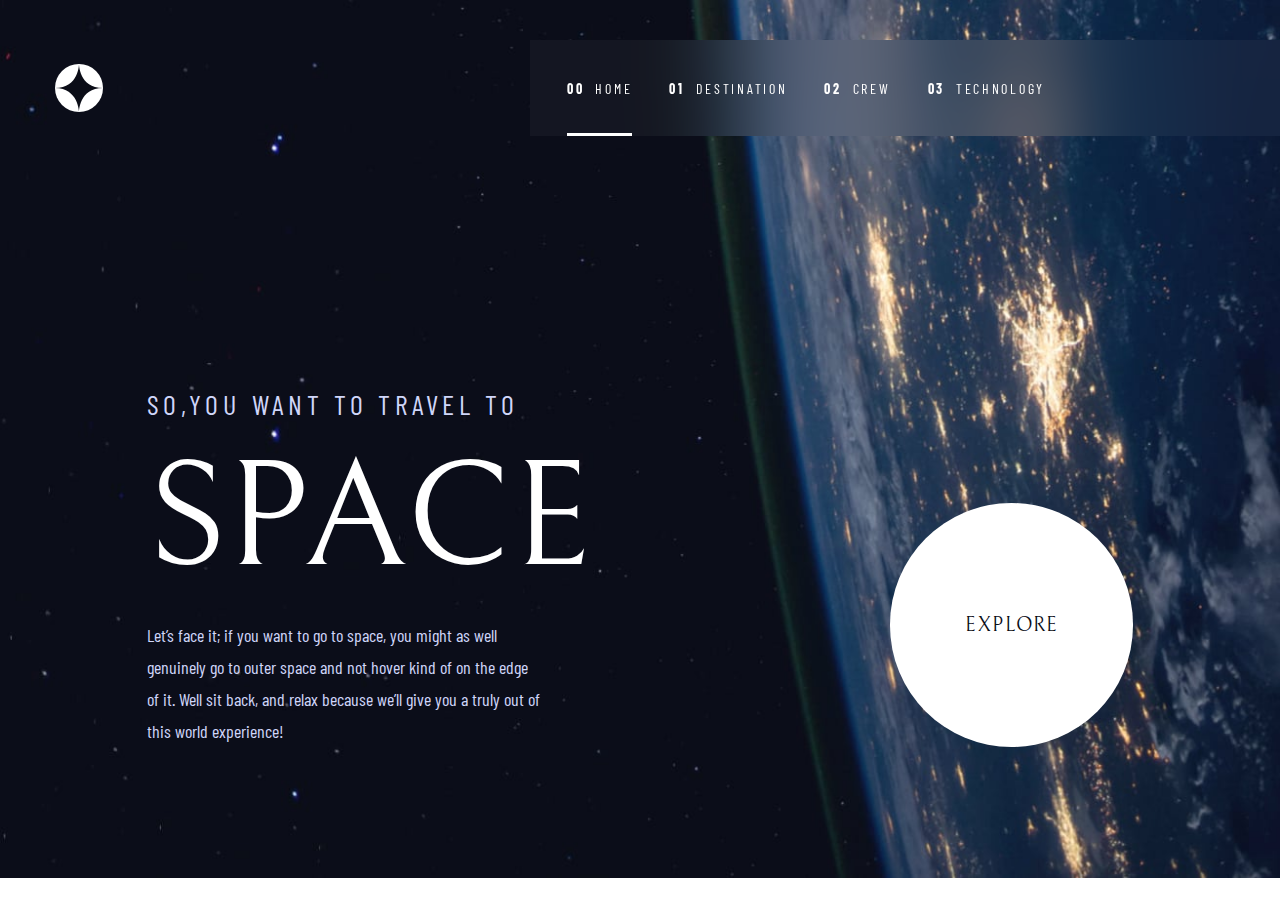
<file: index.html>
<!DOCTYPE html>
<html lang="en">
<head>
  <meta charset="UTF-8">
  <meta name="viewport" content="width=device-width, initial-scale=1.0">
  <link rel="icon" type="image/png" sizes="32x32" href="./assets/favicon-32x32.png">
  <link rel="stylesheet" href="style/home.css">
  <link rel="stylesheet" href="style/nav.css">
  <title>Frontend Mentor | Space tourism website</title>
</head>
<body>
  <header>
    <nav>
      <div class="logo">
        <a href=""><img src="images/logo.svg" alt="logo"></a>
      </div> 
      
      <a href="" class="hamburger"><img src="images/hamburger.svg" alt="menu"></a>
      <div class="menu d-md-none">
        <hr>
        <a href="" class="close"><img src="images/close.svg" alt="close"></a>
      <ul>
        <li class="active"><a href="index.html"><span>00</span>Home</a></li>
        <li><a href="destination.html"><span>01</span>Destination</a></li>
        <li><a href="crew.html"><span>02</span>Crew</a></li>
        <li><a href="technology.html"><span>03</span>Technology</a></li>
      </ul>
      </div>
    </nav>
  </header>
  <main>
    <div class="hero">
      <div class="heroText">
        <h5 class="heading5">So,you want to travel to</h5>
        <h1 class="heading2">Space</h1>
        <p>
          Let’s face it; if you want to go to space, you might as well genuinely go to outer space and not hover kind of on the edge of it. Well sit back, and relax because we’ll give you a truly out of this world experience!
        </p>
      </div>
      <button id="btnExplore">Explore</button>      
    </div>
  </main>
</body>
<script src="scripts/nav.js"></script>
<script>
  const btnExplore=document.getElementById('btnExplore');
  btnExplore.addEventListener('click',()=>{
      window.location.href = "destination.html";
  });
</script>
</html>
</file>
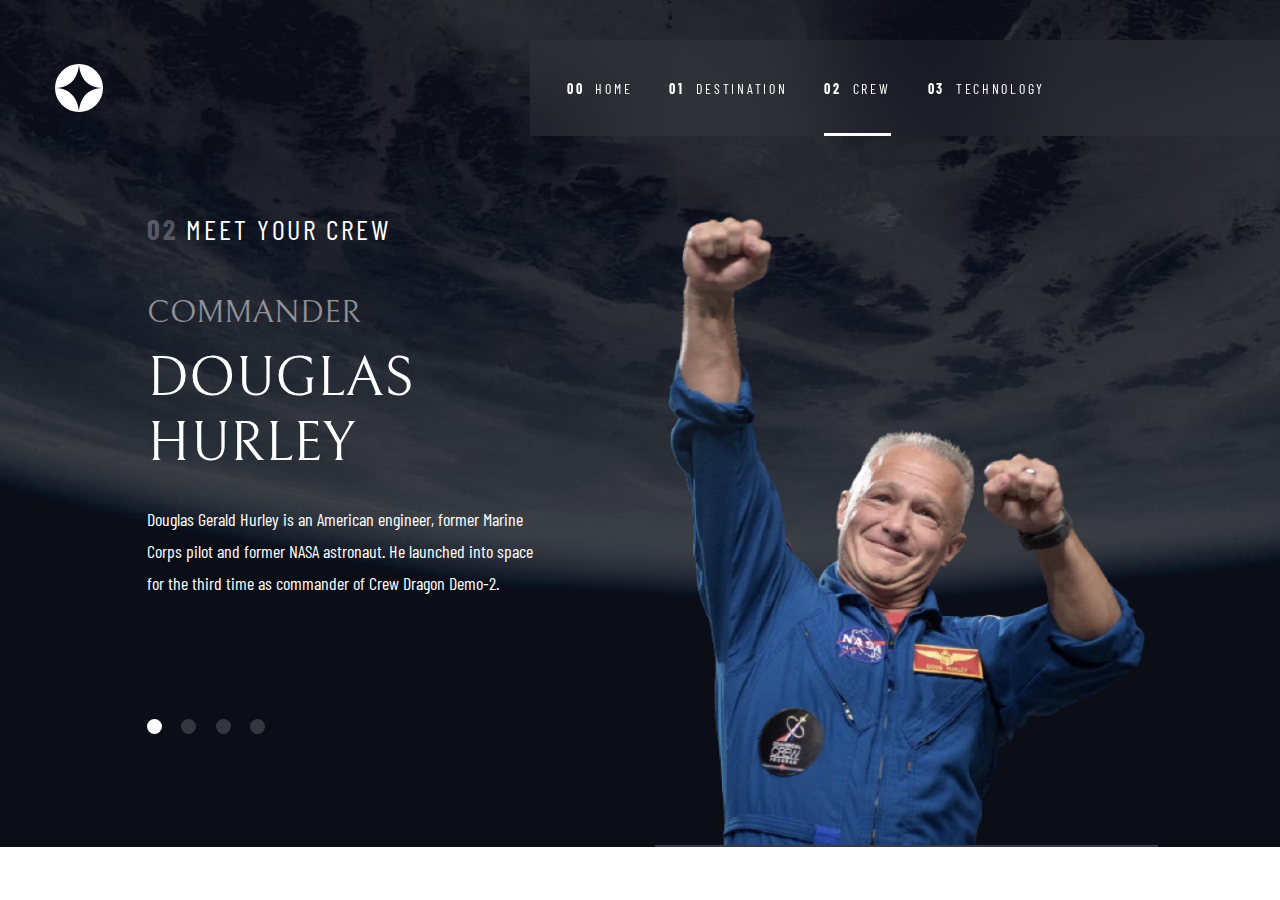
<file: crew.html>
<!DOCTYPE html>
<html lang="en">
<head>
  <meta charset="UTF-8">
  <meta name="viewport" content="width=device-width, initial-scale=1.0">

  <link rel="icon" type="image/png" sizes="32x32" href="./assets/favicon-32x32.png">
  
  <title>Frontend Mentor | Space tourism website</title>
  <link rel="stylesheet" href="./style/base.css">
  <link rel="stylesheet" href="./style/nav.css">
  <link rel="stylesheet" href="./style/crew.css">
</head>
<body>
  <header>
    <nav>
      <div class="logo">
        <a href=""><img src="images/logo.svg" alt="logo"></a>
      </div> 
      
      <a href="" class="hamburger"><img src="images/hamburger.svg" alt="menu"></a>
      <div class="menu d-md-none">
        <hr>
        <a href="" class="close"><img src="images/close.svg" alt="close"></a>
        <ul>
          <li><a href="index.html"><span>00</span>Home</a></li>
          <li><a href="destination.html"><span>01</span>Destination</a></li>
          <li class="active"><a href="crew.html"><span>02</span>Crew</a></li>
          <li><a href="technology.html"><span>03</span>Technology</a></li>
        </ul>
      </div>
    </nav>
  </header>
  <main>
    <h5 class=""><span>02</span> Meet your crew</h5>
    <div class="mainDiv">
      <div class="imgDiv">
        <img src="assets/crew/image-douglas-hurley.webp" alt="">
      </div>
      <div class="textDiv">
        <div class="swipeDots">
          <div class="dot active"></div>
          <div class="dot"></div>
          <div class="dot"></div>
          <div class="dot"></div>
        </div>
        <div class="descr">
          <h4>Commander</h4>
          <h3>Douglas Hurley</h3>
          <p>  Douglas Gerald Hurley is an American engineer, former Marine Corps pilot 
            and former NASA astronaut. He launched into space for the third time as 
            commander of Crew Dragon Demo-2.
          </p>
        </div>
      </div>
    </div>
  </main>
</body>
<script src="scripts/nav.js"></script>
<script>
  const dots = document.querySelectorAll('.dot');
  const descr = document.querySelector('.descr');
  const img = document.querySelector('.imgDiv img');
  const swipeDots = document.querySelector('.swipeDots');
  const dotArr = Array.from(dots);
   
   class CrewMember{
    constructor(title,name,descr,img){
      this.title=title,
      this.name=name,
      this.descr=descr,
      this.img=img
    }
   }
   
   const commander=new CrewMember('Commander','Douglas Hurley','Douglas Gerald Hurley is an American engineer, former Marine Corps pilot and former NASA astronaut. He launched into space for the third time as commander of Crew Dragon Demo-2.','assets/crew/image-douglas-hurley.webp');
   const specialist=new CrewMember('Pilot','Mark Shuttleworth','Mark Richard Shuttleworth is the founder and CEO of Canonical, the company behind the Linux-based Ubuntu operating system. Shuttleworth became the first South African to travel to space as a space tourist.','assets/crew/image-mark-shuttleworth.webp');
   const pilot=new CrewMember('Mission Specialist','Victor Glover','Pilot on the first operational flight of the SpaceX Crew Dragon to the International Space Station. Glover is a commander in the U.S. Navy where he pilots an F/A-18.He was a crew member of Expedition 64, and served as a station systems flight engineer.','assets/crew/image-victor-glover.webp');
   const engineer=new CrewMember('Flight Engineer','Anousheh Ansari','Anousheh Ansari is an Iranian American engineer and co-founder of Prodea Systems. Ansari was the fourth self-funded space tourist, the first self-funded woman to fly to the ISS, and the first Iranian in space.','assets/crew/image-anousheh-ansari.webp');

   const crew=[commander,specialist,pilot,engineer];

   let index=0;
   let intervalId = startInterval();
    
   dots.forEach((dot,dotIndex)=>{
     dot.addEventListener('click',()=>{
      clearInterval(intervalId);
      index=dotIndex;
      changeContent(dotIndex);
      intervalId = startInterval();
     })
   })
   
    function startInterval(){
      return setInterval(()=>{
        index=(index+1)%crew.length;
        changeContent(index);
       },3000)  
      }

   function changeContent(index){
        dotArr.forEach((dot)=>{
          dot.classList.remove('active');
        })
        dotArr[index].classList.add('active');
        descr.children[0].innerHTML=crew[index].title;
        descr.children[1].innerHTML=crew[index].name;
        descr.children[2].innerHTML=crew[index].descr;
        img.src=crew[index].img;
    }



</script>
</html>
</file>
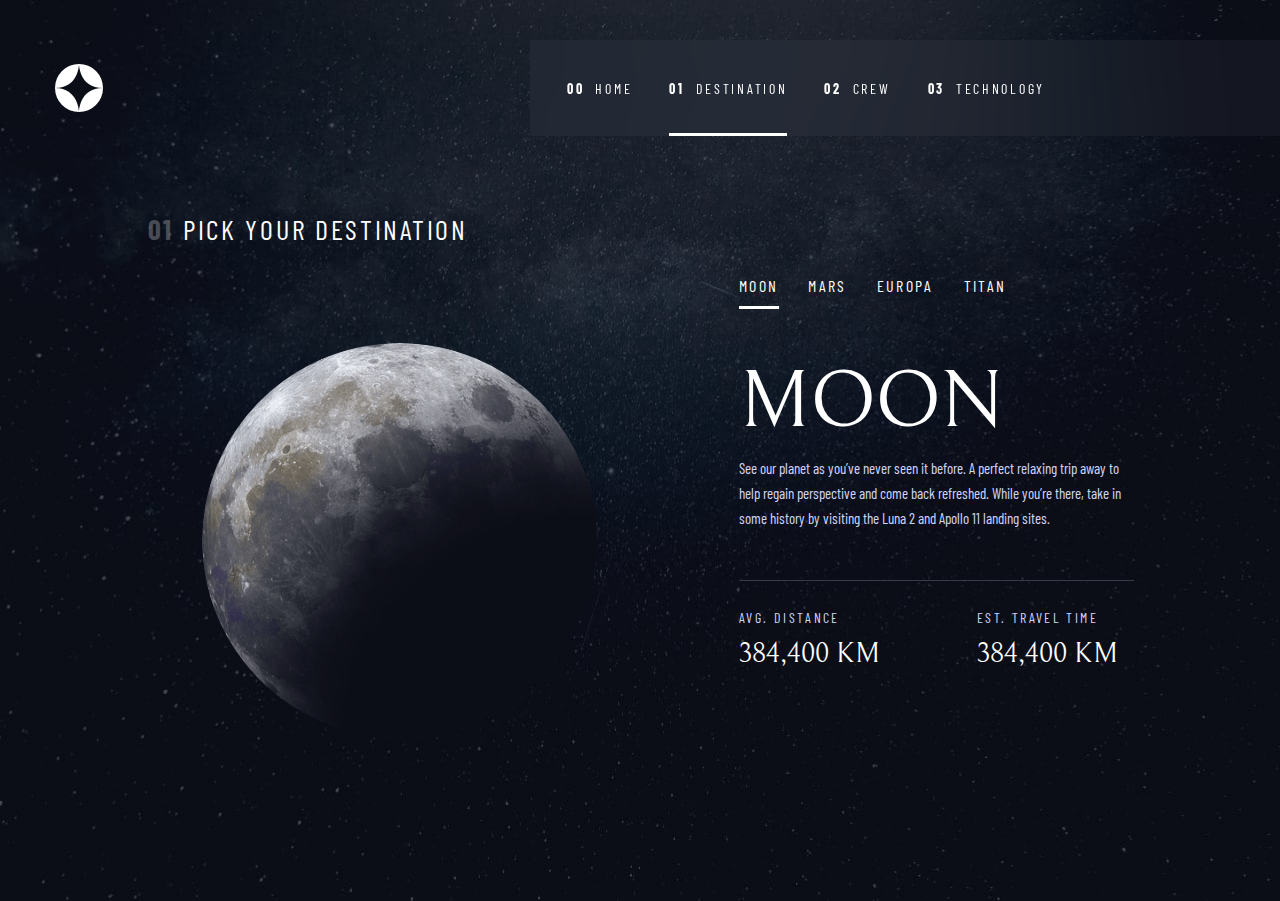
<file: destination.html>
<!DOCTYPE html>
<html lang="en">
<head>
  <meta charset="UTF-8">
  <meta name="viewport" content="width=device-width, initial-scale=1.0">

  <link rel="icon" type="image/png" sizes="32x32" href="./assets/favicon-32x32.png">
  <link rel="stylesheet" href="style/nav.css">
  <link rel="stylesheet" href="style/base.css">
  <link rel="stylesheet" href="style/destination.css">
  <!-- <link rel="stylesheet" href="style/moon.css"> -->
  
  <title>Frontend Mentor | Space tourism website</title>
</head>
<body>
  <header>
    <nav>
      <div class="logo">
        <a href=""><img src="images/logo.svg" alt="logo"></a>
      </div> 
      
      <a href="" class="hamburger"><img src="images/hamburger.svg" alt="menu"></a>
      <div class="menu d-md-none">
        <hr>
        <a href="" class="close"><img src="images/close.svg" alt="close"></a>
        <ul>
          <li><a href="index.html"><span>00</span>Home</a></li>
          <li class="active" ><a href="destination.html"><span>01</span>Destination</a></li>
          <li><a href="crew.html"><span>02</span>Crew</a></li>
          <li><a href="technology.html"><span>03</span>Technology</a></li>
        </ul>
      </div>
    </nav>
  </header>
  <main>
    <div class="hero">
      <div class="heroImgDiv">
        <h5 class=""><span>01</span> Pick your destination</h5>
        <div class="destImg">
          <img src="assets/destination/image-moon.png" alt="">
        </div>
      </div>
      <div class="heroText">
        <div class="destMenu">
          <ul>
            <li class="active"><a href="">moon</a></li>
            <li><a href="">mars</a></li>
            <li><a href="">europa</a></li>
            <li><a href="">titan</a></li>
          </ul>
        </div>
        <h1 class="heading3">moon</h1>
        <p class="destParagraph">
          See our planet as you’ve never seen it before. A perfect relaxing trip away to help 
          regain perspective and come back refreshed. While you’re there, take in some history 
          by visiting the Luna 2 and Apollo 11 landing sites.
        </p>
        <hr>
        <div class="timDistDiv">
          <div class="distance">
            <h6 class="subheading2">Avg. distance</h6>
            <p class="subheading1">384,400 km</p>
          </div>
          <div class="time">
            <h6 class="subheading2">Est. travel time</h6>
            <p class="subheading1">384,400 km</p>
          </div>
        </div>
      </div>
      <!-- destination-moon -->
    </div>
  </main>
</body>
<script src="scripts/nav.js"></script>
<script>
  const destListMenu=document.querySelectorAll('.destMenu ul li');
  const destImg=document.querySelector('.destImg img');
  const destHeading=document.querySelector('.heading3');
  const destParagraph=document.querySelector('.destParagraph');
  const distance=document.querySelector('.distance p');
  const time=document.querySelector('.time p');

  class Destination{
    constructor(name,img,heading,paragraph,distance,time){
      this.name=name;
      this.img=img;
      this.heading=heading;
      this.paragraph=paragraph;
      this.distance=distance;
      this.time=time;
    }
  }

  const DestMoon= new Destination('moon','assets/destination/image-moon.png','moon','See our planet as you’ve never seen it before. A perfect relaxing trip away to help regain perspective and come back refreshed. While you’re there, take in some history by visiting the Luna 2 and Apollo 11 landing sites.','384,400 km','3 days');
  
  const DestMars= new Destination('mars','assets/destination/image-mars.png','mars','Don’t forget to pack your hiking boots. You’ll need them to tackle Olympus Mons, the tallest planetary mountain in our solar system. It’s two and a half times the size of Everest!','225 mil. km','9 months');

  const DestEuropa= new Destination('europa','assets/destination/image-europa.png','europa','The smallest of the four Galilean moons orbiting Jupiter, Europa is a winter lover’s dream. With an icy surface, it’s perfect for a bit of ice skating, curling, hockey, or simple relaxation in your snug wintery cabin.','628 mil. km','3 years');
  
  const DestTitan= new Destination('titan','assets/destination/image-titan.png','titan','The only moon known to have a dense atmosphere other than Earth, Titan is a home away from home (just a few hundred degrees colder!). As a bonus, you get striking views of the Rings of Saturn.','1.6 bil. km','7 years');
  
  const destinations=[DestMoon,DestMars,DestEuropa,DestTitan];

  function changeDest(index){
    destImg.src=destinations[index].img;
    destHeading.innerHTML=destinations[index].heading;
    destParagraph.innerHTML=destinations[index].paragraph;
    distance.innerHTML=destinations[index].distance;
    time.innerHTML=destinations[index].time;
  }

  destListMenu.forEach((dest,index)=>{
    dest.addEventListener('click',(e)=>{
      e.preventDefault();
      destListMenu.forEach((item)=>{
        item.classList.remove('active');
      })
      dest.classList.add('active');
      changeDest(index);  
    })
  })
</script>

</html>
</file>
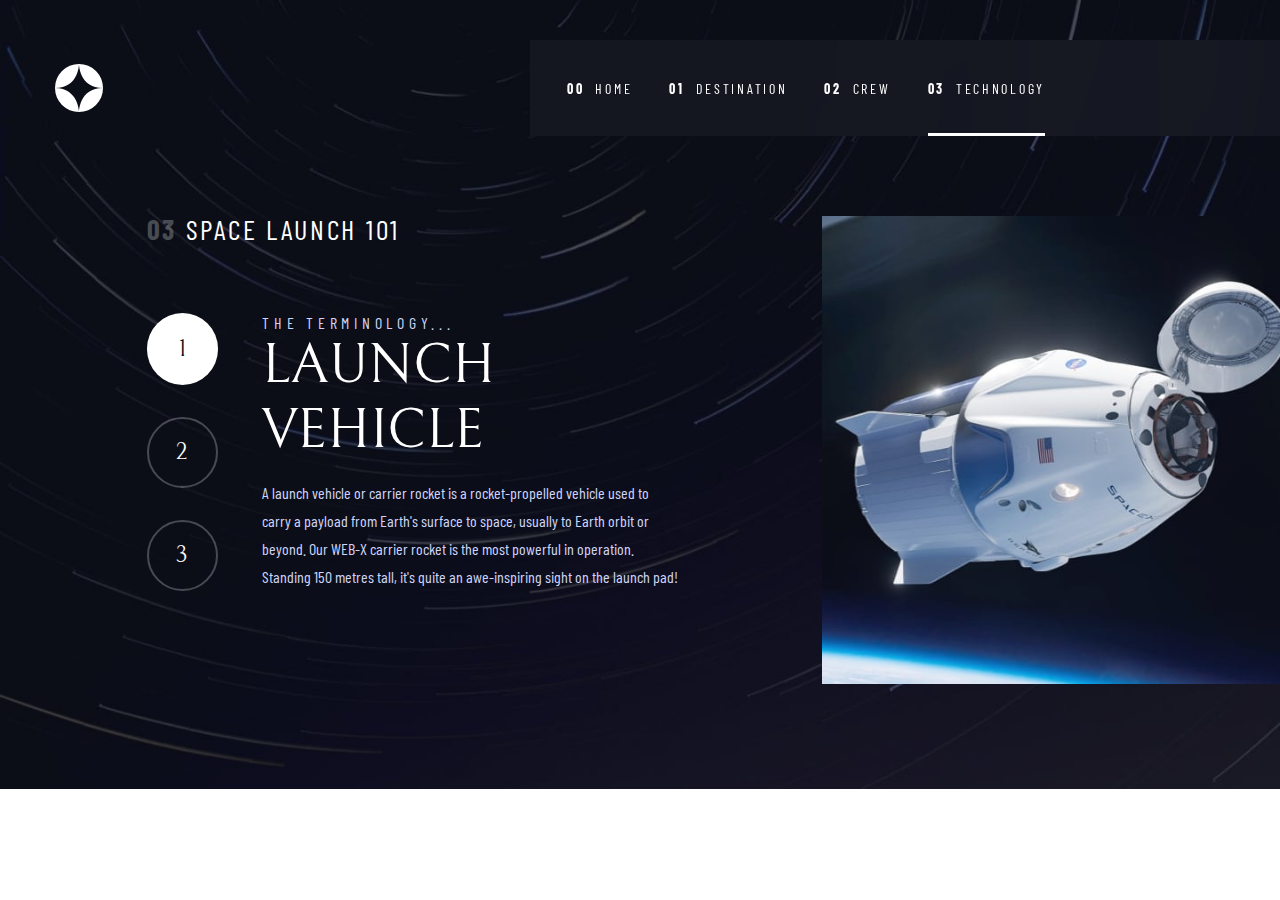
<file: technology.html>
<!DOCTYPE html>
<html lang="en">
<head>
  <meta charset="UTF-8">
  <meta name="viewport" content="width=device-width, initial-scale=1.0">

  <link rel="icon" type="image/png" sizes="32x32" href="./assets/favicon-32x32.png">
  <link rel="stylesheet" href="style/nav.css">
  <link rel="stylesheet" href="style/base.css">
  <link rel="stylesheet" href="style/technology.css">
  <title>Frontend Mentor | Space tourism website</title>
</head>
<body>
  <header>
    <nav>
      <div class="logo">
        <a href=""><img src="images/logo.svg" alt="logo"></a>
      </div> 
      
      <a href="" class="hamburger"><img src="images/hamburger.svg" alt="menu"></a>
      <div class="menu d-md-none">
        <hr>
        <a href="" class="close"><img src="images/close.svg" alt="close"></a>
        <ul>
          <li><a href="index.html"><span>00</span>Home</a></li>
          <li><a href="destination.html"><span>01</span>Destination</a></li>
          <li><a href="crew.html"><span>02</span>Crew</a></li>
          <li class="active"><a href="technology.html"><span>03</span>Technology</a></li>
        </ul>
      </div>
    </nav>
  </header>
  <main>
    <h5 class=""><span>03</span> Space launch 101</h5>
    <div class="mainDiv">
      <div class="imgDiv">
        <img src="assets/technology/image-launch-vehicle-landscape.jpg" alt="">
      </div>
      <div class="textDiv">
        <div class="swipeNum">
          <button class="number active">1</button>
          <button class="number">2</button>
          <button class="number">3</button>
        </div>
        <div class="descr">
          <h5 class="heading5">The terminology...</h5>
          <h3>Launch vehicle</h3>
          <p>
            A launch vehicle or carrier rocket is a rocket-propelled vehicle used to carry a 
            payload from Earth's surface to space, usually to Earth orbit or beyond. Our 
            WEB-X carrier rocket is the most powerful in operation. Standing 150 metres tall, 
            it's quite an awe-inspiring sight on the launch pad!
          </p>
        </div>
      </div>
    </div>
  </main>
</body>
<script src="scripts/nav.js"></script>
<script>
const swipeButtons = document.querySelectorAll('.swipeNum button');
const descrText = document.querySelector('.descr');
const techImg = document.querySelector('.imgDiv img');

class Technology {
  constructor(imgPortrait, imgLandscape, heading, descr) {
    this.imgPortrait = imgPortrait;
    this.imgLandscape = imgLandscape;
    this.heading = heading;
    this.descr = descr;
  }
}

const technologies = [
  new Technology(
    'assets/technology/image-space-capsule-portrait.jpg',
    'assets/technology/image-space-capsule-landscape.jpg',
    'Capsule',
    'A space capsule is an often-crewed spacecraft that uses a blunt-body reentry capsule to reenter the Earth\'s atmosphere without wings. Capsules are distinguished from satellites primarily by the ability to survive reentry and return a payload to the Earth\'s surface from orbit.'
  ),
  new Technology(
    'assets/technology/image-spaceport-portrait.jpg',
    'assets/technology/image-spaceport-landscape.jpg',
    'Spaceport',
    'A spaceport or cosmodrome is a site for launching (or receiving) spacecraft, by analogy to the seaport for ships or airport for aircraft. Based on the French word port, cosmodrome was coined by the Russian pioneer of space exploration, Konstantin Tsiolkovsky.'
  ),
  new Technology(
    'assets/technology/image-launch-vehicle-portrait.jpg',
    'assets/technology/image-launch-vehicle-landscape.jpg',
    'Launch vehicle',
    'A launch vehicle or carrier rocket is a rocket-propelled vehicle used to carry a payload from Earth\'s surface to space, usually to Earth orbit or beyond. Our WEB-X carrier rocket is the most powerful in operation. Standing 150 meters tall, it\'s quite an awe-inspiring sight on the launch pad!'
  ),
];

function updateImageSource(index) {
  const selectedTech = technologies[index];
  techImg.src =
    window.innerWidth >= 1023
      ? selectedTech.imgPortrait
      : selectedTech.imgLandscape;
}

function changeTechnology(index) {
  swipeButtons.forEach((btn) => btn.classList.remove('active'));
  swipeButtons[index].classList.add('active');
  const { heading, descr, imgLandscape } = technologies[index];
  descrText.children[1].innerHTML = heading;
  descrText.children[2].innerHTML = descr;
  techImg.src = imgLandscape;

  updateImageSource(index);
}

function getActiveBtnIndex() {
  return Array.from(swipeButtons).findIndex((btn) =>
    btn.classList.contains('active')
  );
}

updateImageSource(getActiveBtnIndex());

window.addEventListener('resize', () => updateImageSource(getActiveBtnIndex()));

swipeButtons.forEach((btn, index) => {
  btn.addEventListener('click', () => changeTechnology(index));
});
</script>
</html>
</file>
<file: style/home.css>
@import url("./base.css");

main{
    width: 100vw;
}
main .hero{
    background: url('../assets/home/background-home-mobile.jpg');
    background-size: cover;
    background-position: center;
    background-repeat: no-repeat;
    position: absolute;
    top:0;
    width: 100%;
    text-align: center;
    padding: 16.79vh 6.4% 7.19vh 6.4%;
    display: flex;
    flex-direction: column;
    align-items: center;
    justify-content: space-between;
}
@media(min-width: 767px){
    main .hero{
        justify-content:space-between;
        background:url('../assets/home/background-home-tablet.jpg');
        background-size: cover;
        background-repeat: no-repeat;
        padding: 21.48vh 21.09% 8.78vh 21.09%;
    }

}
/* padding: 112px 6.4% 48px 6.4%;
padding: 202px 21.09% 90px 21.09%; */
@media(min-width: 1024px){
    main .hero{
        background:url('../assets/home/background-home-desktop.jpg');
        background-repeat: no-repeat;
        background-size: cover;
        background-position: center;
        width: 100%;
        max-height: 900px;
        flex-direction: row;
        padding: 43vh 11.45% 14.55vh 11.45%;
        align-items: end;
        
    }
    main .hero .heroText{
        width: 40.09%;
    }
    
    
}

main .hero h5{
    color: var(--color-secondary);
    font-size: 16px;
    margin-bottom: 2.39vh;
}
@media(min-width: 767px){
    main .hero h5{
        margin-top: 0;
        font-size: 20px;
        margin-bottom: 24px;
        letter-spacing: 3.375px;
    }
}
@media(min-width: 1024px){
    main .hero h5{
        margin-top: 0;
        text-align: left;
        font-size: 28px;
        letter-spacing: 4.725px; 
    }
}
main .hero h1{
    color: var(--color-primary);
    font-size: 80px;
    margin-bottom: 2.39vh;
}
@media(min-width: 600px){
    main .hero h1{
        font-size: 150px;
        margin-bottom: 24px;
        line-height: 150px;
    }
}
@media(min-width: 1024px){
    main .hero h1{
        text-align: left;
    }
}
main .hero p{
    color: var(--color-secondary);
    line-height: 25px;
    font-size: 16px;
    margin-bottom: 14.59vh;
}
@media(min-width: 600px){
    main .hero p{
        padding:0 10%;
        margin-bottom: 23.38vh;
    }
}
@media(min-width: 767px){
    main .hero p{
        padding:0;
        line-height: 28px;
        
    }
}
@media(min-width: 1024px){
    main .hero p{
        margin-bottom: 0;
        text-align: left;
        font-size:18px;
        line-height: 32px;

    }
}
main .hero button{
    width: 45.87%;
    aspect-ratio: 1;
    background-color: var(--color-primary);
    border-radius: 50%;
    color: var(--color-tertiary);
    font-size:20px;
    text-transform: uppercase;
    font-family: 'Bellefair';
    letter-spacing: 1.25px;
    border: none;
    position: relative;
}
@media(min-width: 767px){
    main .hero button{
        width:42.05%;
    }
}

@media(min-width: 1024px){
    main .hero button{
        width: 24.68%;
    }
}

main .hero button::before {
    content: "";
    position: absolute;
    top: -32%;
    left: -32%;
    width: 164%; 
    aspect-ratio: 1;
    border-radius: 50%;
    background-color: rgba(255, 255, 255,1);
    opacity: 0;
    transition: opacity 0.5s;
  }
    @media(min-width: 767px){
        main .hero button::before {
            top: -31.81%;
            left: -31.81%;
            width: 163.63%; 

        }
    }

main .hero button:hover::before  {
    opacity:0.1034;
  }
</file>
<file: style/nav.css>
header{
    z-index: 2;
    top:0; 
    position:relative;
    width: 100vw;
    padding-left: 24px;
    padding-top: 24px;
    
}
header nav{
    display: flex;
    justify-content: space-between;
    align-items: center;
    width: 100%;
}
@media(min-width: 767px){
    header nav{
        justify-content: space-around;
    }
}

header nav .logo{
    width: 40px;
    aspect-ratio: 1;
    height: 40px;
    background-color: var(--color-primary);
    border-radius: 50%;
}
@media(min-width: 767px){
    header nav .logo{
        width: 48px;
        height: 48px;
        position: absolute;
        left: 39px;
        top: 24px;

    }
}
@media(min-width: 1024px){
    header nav .logo{
        top: 64px;
        left:55px;
    }
}
header nav .logo img{
    width: 100%;
    height: 100%;
    object-fit: cover;
}
header nav .hamburger{
    margin-right: 24px;
}
@media(min-width: 767px){
    header nav .hamburger{
        display: none;
    }
}

header nav .menu{
    top: 0;
    right:0;
    position:absolute;
    background-color: var(--blur);
    backdrop-filter: blur(40.774227142333984px);
    height: 100vh;
    width: 67.74vw;
    
}
@media(min-width: 767px){
    header nav .menu{
        width:58.59375vw ;
        height: 96px;
    }
}
@media(min-width: 1024px){
    header nav .menu{
        top: 40px;
        display: flex;
        align-items: center;
        justify-content: center;
    }
}

header nav .menu hr{
    display: none;
}
@media(min-width: 1439px){
    header nav .menu hr {
        display: inline;
        width:473px;
        border: none;
        border-top: 2px solid  rgba(255, 255, 255, 0.2515);
        position: absolute;
        left: -443px;
      }
}

header nav ul{
    display: flex;
    flex-direction: column;
    list-style: none;
    padding: 118px 0 0 32px;
    position: absolute;
    width: 100%;
    height: 100%;
}
@media(min-width: 767px){
    header nav ul{
        padding:0;
        flex-direction: row;

    }
}
@media(min-width: 1439px){
    header nav ul{
        padding-left:123px;
    }
}
header nav ul li{
    margin-bottom: 32px;
    font-size: 16px;
    font-style: normal;
    font-weight: 400;
    line-height: normal;
    letter-spacing: 2.7px;
    text-transform: uppercase;
    font-family: 'Barlow Condensed';
}
@media(max-width: 767px){
    header nav ul li:hover{
        border-right:3px solid  rgba(255, 255, 255, 0.5021);
 }
    header nav ul .active{
        border-right:3px solid var(--color-primary); }

}


@media(min-width: 767px){
    header nav ul li{
       padding: 40px 0px;
       margin-bottom: 0;
       margin-left: 37px;
       font-size:14px;
       width: fit-content;
    }
    header nav ul li:hover{
        border-bottom:3px solid  rgba(255, 255, 255, 0.5021);
    }
    header nav ul .active{
        border-bottom:3px solid var(--color-primary);
    }
}
@media(min-width: 1439px){
    header nav ul li{
        margin-left: 50px;
        font-size: 16px;
    }

}
header nav ul li a{
    text-decoration: none;
    color: var(--color-primary);
}
header nav ul li span{
    margin-right: 11px;
    font-weight: 700;
}
@media(min-width: 767px ) and (max-width: 1024px){
    header nav ul li span{
        display: none;
    }
}
header nav .menu .close{
    position: absolute;
    right: 26.45px;
    top: 34px;
    z-index: 2;
    width: 19.09px;
    height: 19.09px;
}
@media(min-width: 767px){
    header nav .menu .close{
        display: none;
    }
}
header nav .menu .close img{
    width: 100%;
    height: 100%;
    object-fit: cover;
}
</file>
<file: style/base.css>
:root{
    --color-secondary:#D0D6F9;
    --color-tertiary:#0B0D17;
    --color-primary:#FFFFFF;
    --blur:rgba(255, 255, 255, 0.04);
 }
 @font-face {
    font-family: 'Barlow Condensed';
    src: url('../fonts/BarlowCondensed-Regular.ttf');
    font-style: normal;
    font-weight: 400;
    font-display: swap;
}
@font-face {
    font-family: 'Barlow Condensed';
    src: url('../fonts/BarlowCondensed-Bold.ttf');
    font-style: normal;
    font-weight: 700;
    font-display: swap;
}
@font-face {
    font-family: 'Bellefair';
    src: url('../fonts/Bellefair-Regular.ttf');
    font-style: normal;
    font-weight: 400;
    font-display: swap;
}

*{
    padding: 0;
    margin: 0;
    box-sizing: border-box;
}

.heading1{
    color: #FFF;
    font-family: 'Bellefair';
    font-size: 150px;
    font-style: normal;
    font-weight: 400;
    line-height: normal;
    text-transform: uppercase;
}
.heading2{
    color: #FFF;
    font-family: 'Bellefair';
    font-size: 100px;
    font-style: normal;
    font-weight: 400;
    line-height: normal;
    text-transform: uppercase;
}
@media(min-width: 767px){
    .heading2{
        font-size: 150px;
    }

}
.heading3{
    color: #FFF;
    font-family: 'Bellefair';
    font-size: 56px;
    font-style: normal;
    font-weight: 400;
    line-height: normal;
    text-transform: uppercase;
}
.heading4{
    color: #FFF;
    font-family: 'Bellefair';
    font-size: 32px;
    font-style: normal;
    font-weight: 400;
    line-height: normal;
    text-transform: uppercase;
}
.heading5{
    color: #D0D6F9;
    font-family: 'Barlow Condensed';
    font-size: 28px;
    font-style: normal;
    font-weight: 400;
    line-height: normal;
    letter-spacing: 4.725px;
    text-transform: uppercase;
}
.subheading1{
    color: #FFF;
    font-family: 'Bellefair';
    font-size: 28px;
    font-style: normal;
    font-weight: 400;
    line-height: normal;
    text-transform: uppercase;
}
.subheading2{
    color: #FFF;
    font-family: 'Barlow Condensed';
    font-size: 14px;
    font-style: normal;
    font-weight: 400;
    line-height: normal;
    letter-spacing: 2.362px;
    text-transform: uppercase;
}
main  h5{
    color: #FFF;
    font-family: Barlow Condensed;
    font-size: 16px;
    font-style: normal;
    font-weight: 400;
    line-height: normal;
    letter-spacing: 2.7px;
    text-transform: uppercase;
}

@media(max-width: 767px){
    .d-md-none{
        display: none;
    }
}
.d-none{
    display: none;
}
p{
    color:var(--color-primary);
    font-family: 'Barlow Condensed';
    font-size: 18px;
    font-style: normal;
    font-weight: 400;
    line-height: 32px; /* 177.778% */
}
.destParagraph{
    color: #D0D6F9;
    text-align: center;
    font-family:'Barlow Condensed';
    font-size: 15px;
    font-style: normal;
    font-weight: 400;
    line-height: 25px; /* 166.667% */
}
</file>
<file: style/crew.css>
main{
    position:absolute;
    top:0;
    background-image: url('../assets/crew/background-crew-mobile.jpg');
    background-size: cover;
    background-repeat: no-repeat;
    width: 100vw;
    padding: 12.39vh 6.4% 14.647vh 6.4%;
    display: flex;
    flex-direction: column;
    align-items: center;
    overflow-x: hidden;
}
@media(min-width:767px){
    main{
        background-image: url('../assets/crew/background-crew-tablet.jpg');
        background-size: cover;
        background-repeat: no-repeat;
        padding: 136px 5.01% 0 5.01%;

    }
}
@media (min-width:1023px) {
    main{
        background-image: url('../assets/crew/background-crew-desktop.jpg');
        background-size: cover;
        background-repeat: no-repeat;
        /* padding: 23.55vh 137px  0 165.23px;  */
        padding: 212px 9.51%  0 11.51%;
    }
    
}
main h5{
    margin-bottom: 4.507vh;
}
main h5 span{
    opacity: 0.25;
    font-weight: 700;
    
}
@media(min-width:767px){
    main h5{
        display: block;
        width: 100%;
        text-align: left;
        margin-bottom: 5.85vh;
        font-size: 20px;
    }
}
@media(min-width:1023px){
    main h5{
        margin-bottom: -30px;
        display: inline;
        font-size: 28px;
    }
}
main .mainDiv{
    width: 100%;
    display: flex;
    flex-direction: column;
    align-items: center;
}
@media(min-width:767px) {
    main .mainDiv{
        flex-direction: column-reverse;
    }
}
@media(min-width:1023px){
    main .mainDiv{
        flex-direction: row;
        justify-content: space-between;
        flex-direction: row-reverse;
    }
}
main .imgDiv{
    width: 100%;
    aspect-ratio: calc(327/222);
    border-bottom: 2px solid #383B4B;
    position: relative;
    display: flex;
    justify-content: center;
    align-items: center;
    margin-bottom: 4.647vh;
}
@media(min-width:767px){
    main .imgDiv{
        aspect-ratio: calc(691/572);
        margin-bottom: 0;
    }
}
@media(min-width:1023px){
    main .imgDiv{
        width: 39.34vw;
        aspect-ratio: calc(568.072/712);
    }
}

main .imgDiv img{
    width:53%;
    height: 100%;
    position: absolute;
}
@media(min-width:767px){
    main .imgDiv img{
        width: 66.04%;
    }
}
@media(min-width:1023px){
    main .imgDiv img{
        width: 95%;
    }
}

main .swipeDots{
    width: 26.911%;
    display: flex;
    justify-content: space-between;
    margin-bottom: 4.79vh;
}
@media(min-width:767px){
    main .swipeDots{
        width: 19.21%;
        margin-bottom: 0;
    }
}
@media(min-width:1023px){
    main .swipeDots{
        width: 27.049%;
        margin-bottom: 0;
    }
}
main .swipeDots .dot{
    height: 10px;
    aspect-ratio: 1;
    border-radius: 50%;
    background-color: #ffffff;
    opacity: 0.174363;
}

@media(min-width:1023px){
    main .swipeDots .dot{
        height: 15px;
    }
}
main .swipeDots .active{
    opacity: 1;
}
main .textDiv{
    width: 100%;
    display: flex;
    flex-direction: column;
    align-items: center;
}
@media(min-width:767px){
    main .textDiv{
         padding: 0 16.8596%;
         margin-bottom:3.90vh ;
         flex-direction: column-reverse;

    }
}
@media(min-width:1023px){
    main .textDiv{
        padding: 0;
        width:33.89vw;
        align-items: flex-start;
        justify-content: space-between;
    }
}

main .textDiv .descr h4{
    color: #FFF;
    text-align: center;
    font-family: Bellefair;
    font-size: 16px;
    font-style: normal;
    font-weight: 400;
    line-height: normal;
    text-transform: uppercase;
    margin-bottom: 1.126vh;
    opacity: 0.4994;
}
@media(min-width:767px){
    main .textDiv .descr h4{
        font-size: 24px;
        margin-bottom: 0.78125vh;
    }
}
@media(min-width:1023px){
    main .textDiv .descr h4{
        font-size: 32px;
        text-align: left;
        margin-bottom: 1.67vh;
    }
}
main .textDiv .descr h3{
    color: #FFF;
    text-align: center;
    font-family: Bellefair;
    font-size: 24px;
    font-style: normal;
    font-weight: 400;
    line-height: normal;
    text-transform: uppercase;
    margin-bottom: 2.253vh;
}
@media(min-width:767px){
    main .textDiv .descr h3{
        font-size: 40px;
        margin-bottom: 1.5625vh;
    }
}
@media(min-width:1023px){
    main .textDiv .descr h3{
        font-size: 56px;
        text-align: left;
        margin-bottom: 3vh;
    }
}
main .textDiv .descr p{
    text-align: center;
}
@media(min-width:767px){
    main .textDiv .descr p{
        font-size: 16px;
        margin-bottom:3.90vh ;
    }
}
@media(min-width:1023px){
    main .textDiv .descr p{
        font-size: 18px;
        text-align: left;
        width: 90.98%;
        line-height: 32px;
        margin-bottom: 13.33vh;
    }
}
</file>
<file: style/destination.css>
main{
    width:100vw;
}
main .hero{
    background: url('../assets/destination/background-destination-mobile.jpg');
    background-size: cover;
    background-position: center;
    background-repeat: no-repeat;
    position: absolute;
    top:0;
    width: 100%;
    /* aspect-ratio: calc(375/850); */
    text-align: center;
    display: flex;
    flex-direction: column;
    align-items: center;
    overflow-x: hidden;
    padding: 13.34vh 6.4% 0 6.4%;
   
}


@media(min-width: 767px){
    main .hero{
        justify-content:space-between;
        background:url('../assets/destination/background-destination-tablet.jpg');
        background-size: cover;
        background-repeat: no-repeat;
        padding: 136px 12.6% 62px 12.6%;
        /* aspect-ratio: calc(768/1204); */
    }

}
@media(min-width: 1023px){
    main .hero{
        background:url('../assets/destination/background-destination-desktop.jpg');
        background-repeat: no-repeat;
        background-size: cover;
        background-position: center;
        /* aspect-ratio: calc(1440/900); */
        flex-direction: row;
        padding: 212px 11.38% 0 7.7%;
        align-items: flex-start;
    }    
    
}
main .hero .heroImgDiv{
    width: 100%;
    display: flex;
    flex-direction: column;
    justify-content: center;
    align-items: center;
    height: fit-content;
    
}
@media(min-width: 767px){
    main .hero .heroImgDiv{
        margin-top: 0;
    }
}
@media(min-width:1023px){
    main .hero .heroImgDiv{
        width: 58.14%;
        align-items: flex-start;
    }
}
main .hero .heroImgDiv h5{
    margin-bottom: 32px;
}
main .hero .heroImgDiv h5 span{
    opacity: 0.25;
    font-weight: 700;
}
@media(min-width: 767px){
    main .hero .heroImgDiv h5{
        display: block;
        text-align: left;
        width: 100%;
        margin-left: -20.17%;
        font-size: 20px;  
    }
}
@media(min-width:1023px){
    main .hero .heroImgDiv h5{
        display: inline;
        margin-bottom: 0;
        margin-left: 8.18%;
        font-size: 28px;
    }
}
main .hero .heroImgDiv .destImg{
    width:170px;
    aspect-ratio: 1;
    margin-bottom: 26px;
}
@media(min-width: 767px){
    main .hero .heroImgDiv .destImg{
        width:79.75% ;
        margin-bottom: 53px;
        display: flex;
        align-items: center;
        justify-content: center;
    }
}
@media(min-width:1023px){
    main .hero .heroImgDiv .destImg{
        width: 100%;
        aspect-ratio: 1;
        align-items: flex-start;

    }
}
main .hero .heroImgDiv .destImg img{
    width: 100%;
    object-fit: cover;
    object-position: center;
    border-radius: 50%;
}
@media(min-width: 767px){
    main .hero .heroImgDiv .destImg img{
        width:65.64%;
    }
    main .hero .heroText h1{
        font-size: 80px;
        margin-bottom: 8px;
    }
}

@media(min-width:1023px){
    main .hero .heroImgDiv .destImg img{
        width:65.63%;
        margin-top: 97px;
    }

    main .hero .heroText{
        display: flex;
        flex-direction: column;
        margin-left: 3.68%;
        width: 38.16%;
    }
    
    main .hero .heroText h1, main .hero .heroText p{
        text-align: left;
        
    }
    main .hero .heroText .destParagraph{
        width: 100%;
    }

}

main .hero .heroText .destMenu{
    display:flex;
    width: 100%;
    justify-content:center;
    align-items: center;
    margin-bottom: 32px;
}
@media(min-width: 767px){
    main .hero .heroText .destMenu{
        margin-bottom: 47px;
    }
}
@media(min-width: 1023px){
    main .hero .heroText .destMenu{
        justify-content: left;
        margin-top: 64px;
    }
}


main .hero .heroText .destMenu ul{
    width: 67.66%;
    list-style: none;
    display: flex;
    position: relative;
    justify-content:space-between;
}
main .hero .heroText .destMenu ul li{
    font-size: 14px;
    font-style: normal;
    font-weight: 400;
    line-height: normal;
    letter-spacing: 2.362px;
    text-transform: uppercase;
    font-family: 'Barlow Condensed';
    /* margin-right: 26px; */
    padding-bottom: 11px;

}

main .hero .heroText .destMenu ul li:hover{
    border-bottom:3px solid  rgba(255, 255, 255, 0.5021);
}
main .hero .heroText .destMenu ul .active{
    border-bottom:3px solid var(--color-primary);
}

@media(min-width: 767px){
    main .hero .heroText .destMenu ul li{
       /* margin-right: 35px; */
       font-size:16px;
    }
}

main .hero .heroText .destMenu ul li a{
    text-decoration: none;
    color: var(--color-primary);
}
main .hero .heroText hr {
    width: 100%;
    border: none;
    border-top: 1px solid #383B4B;
    margin: 32px 0;
}

@media(min-width: 767px){
    main .hero .heroText hr {
        margin: 49px 0 28px 0;
    }
}
main .hero .heroText .timDistDiv div{
    margin-bottom: 32px;
}
@media(min-width: 767px){
    main .hero .timDistDiv{
        width: 100%;
        display: flex;
        justify-content: space-around;
        align-items: center;
        margin-bottom: 47px;
    }
    main .hero .heroText .timDistDiv div{
        text-align: left;
    }

}
@media(min-width: 1023px){
    main .hero .timDistDiv{
       justify-content: start;
       gap: 97px;
    }
    main .hero .heroText .timDistDiv div{
        text-align: left;
    }
}
main .hero .heroText .timDistDiv div h6{
    margin-bottom: 12px;
    color:var(--color-secondary);
}
</file>
<file: style/moon.css>
@import url("./base.css");
@import url("./layout.css");
</file>
<file: style/technology.css>
main{
    position:absolute;
    top:0;
    background-image: url('../assets/technology/background-technology-mobile.jpg');
    background-size: cover;
    background-repeat: no-repeat;
    width: 100vw;
    padding: 12.39vh 0 14.647vh 0;
    display: flex;
    flex-direction: column;
    align-items: center;
    overflow-x: hidden;
}
@media(min-width:767px){
    main{
        background-image: url('../assets/technology/background-technology-tablet.jpg');
        background-size: cover;
        background-repeat: no-repeat;
        padding: 136px 0 10vh 0;
    }
}
@media (min-width:1023px) {
    main{
        background-image: url('../assets/technology/background-technology-desktop.jpg');
        background-size: cover;
        background-repeat: no-repeat;
        padding: 212px  0  11.22vh 11.458% ;
    }
    
}
main h5{
    margin-bottom: 4.79vh;
    
}
main h5 span{
    opacity: 0.25;
    font-weight: 700;
}
@media(min-width:767px){
    main h5{
        display: block;
        width: 100%;
        text-align: left;
        margin:0 0 6vh 0;
        /* 5.013% */
        font-size: 20px;
        padding-left:5.013% ;
    }
}
@media(min-width:1023px){
    main h5{
        margin-bottom: -30px;
        display: inline;
        font-size: 28px;
        padding-left:0 ;
    }
}
main .mainDiv{
    width: 100%;

}
@media(min-width:1023px) {
    main .mainDiv{
        display: flex;
        flex-direction: row-reverse;
        justify-content: space-between;
    }
}
main .mainDiv .imgDiv{
    width: 100%;
    margin-bottom: 5.09vh;
}
@media(min-width:767px) {
    main .mainDiv .imgDiv{
        margin-bottom: 5.8vh;
    }
}

@media(min-width:1023px){
    main .mainDiv .imgDiv{
        margin-bottom: 0;
        width: 40.39%;
    }
}
main .mainDiv img{
    width: 100%;
    aspect-ratio: calc(375/170);
}
@media(min-width:1023px) {
    main .mainDiv img{
        /* content: url('../assets/technology/image-launch-vehicle-portrait.jpg'); */
         aspect-ratio:calc(515/527);
    }
}
main .mainDiv .textDiv{
    margin: 0 6.4% 0 6.4%;
    display: flex;
    flex-direction: column;
    align-items: center;
    justify-content: center;
}
@media(min-width:767px) {
    main .mainDiv .textDiv{
        margin: 0 20.18% 0 20.18%;
    }
}
@media(min-width:1023px){
    main .mainDiv .textDiv{
        width:47.137%;
        flex-direction: row;
        align-items: center;
        justify-content: space-between;
        margin: 0;
    }
}
main .mainDiv .textDiv .swipeNum{
    width: 100%;
    display: flex;
    align-items: center;
    justify-content: center;
    margin-bottom: 6.59vh;
}
@media(min-width:767px) {
    main .mainDiv .textDiv .swipeNum{
        margin-bottom: 4.6vh;
    }
}
@media(min-width:1023px){
    main .mainDiv .textDiv .swipeNum{
        flex-direction: column;
        width: 13.33%; 
        margin: 0;
        
        
    }
}
main .mainDiv .textDiv .swipeNum button{
    width: 18.34%;
    aspect-ratio: 1;
    border-radius: 50%;
    outline: none;
    border: 2px solid rgba(255, 255, 255, 0.25);
    background-color: transparent;
    font-size: 24px;
    font-family:'Bellefair';
    color: #FFF; 
    margin: 0 4.89% 0 0;
}
@media(min-width:767px) {
    main .mainDiv .textDiv .swipeNum button{
        width: 13.100%;
        margin: 0 3.493% 0 0;
    }
}
@media(min-width:1023px){
    main .mainDiv .textDiv .swipeNum button{
        width: 100%;
        margin: 0 0 32px 0 ;
    }
    main .mainDiv .textDiv .swipeNum button:nth-child(3){
        margin: 0;
    }
}
main .mainDiv .textDiv .swipeNum button:hover{
    border: 2px solid rgba(255, 255, 255, 0.5);
}
main .mainDiv .textDiv .swipeNum button.active{
    color: var(--color-tertiary);
    background-color: #FFF;
    position: relative;
}

main .mainDiv .textDiv .swipeNum button.active::before {
    content: "";
    position: absolute;
    top: -23%;
    left: -23%;
    width: 146%; 
    aspect-ratio: 1;
    border-radius: 50%;
    background-color: rgba(255, 255, 255,1);
    opacity: 0;
    transition: opacity 0.5s;
  }
    @media(min-width: 767px){
        main .hero button::before {
            top: -31.81%;
            left: -31.81%;
            width: 163.63%; 

        }
    }

    main .mainDiv .textDiv .swipeNum button.active:hover::before  {
    opacity:0.1034;
  }


@media(min-width:1023px) {
    main .mainDiv .textDiv .descr{
        width: 78.33%;

    }
}
main .mainDiv .textDiv h5{
    font-size: 14px;
    text-align: center;
    margin-bottom: 1.349vh;
}
@media(min-width:767px) {
    main .mainDiv .textDiv h5{
        font-size: 16px;
        margin-bottom: 1.9vh;
    }
}
@media(min-width:1023px){
    main .mainDiv .textDiv h5{
        text-align: left;
    }
}
main .mainDiv .textDiv h3{
    text-align: center;
    color: #FFF;
    text-align: center;
    font-family: Bellefair;
    font-size: 24px;
    font-style: normal;
    font-weight: 400;
    line-height: normal;
    text-transform: uppercase;
    margin-bottom: 2.398vh;
}
@media(min-width:767px) {
    main .mainDiv .textDiv h3{
        font-size: 40px;
        margin-bottom: 1.8vh;
    }
}
@media(min-width:1023px){
    main .mainDiv .textDiv h3{
        font-size: 56px;
        text-align: left;
    }
}
main .mainDiv .textDiv p{
    color: #D0D6F9;
    text-align: center;
    font-family: 'Barlow Condensed';
    font-size: 15px;
    font-style: normal;
    font-weight: 400;
    line-height: 25px;
}
@media(min-width:767px) {
    main .mainDiv .textDiv p{
        font-size: 16px;
        line-height: 28px;  

    }
}
@media(min-width:1023px){
    main .mainDiv .textDiv p{
        text-align: left;
    }
}
</file>
